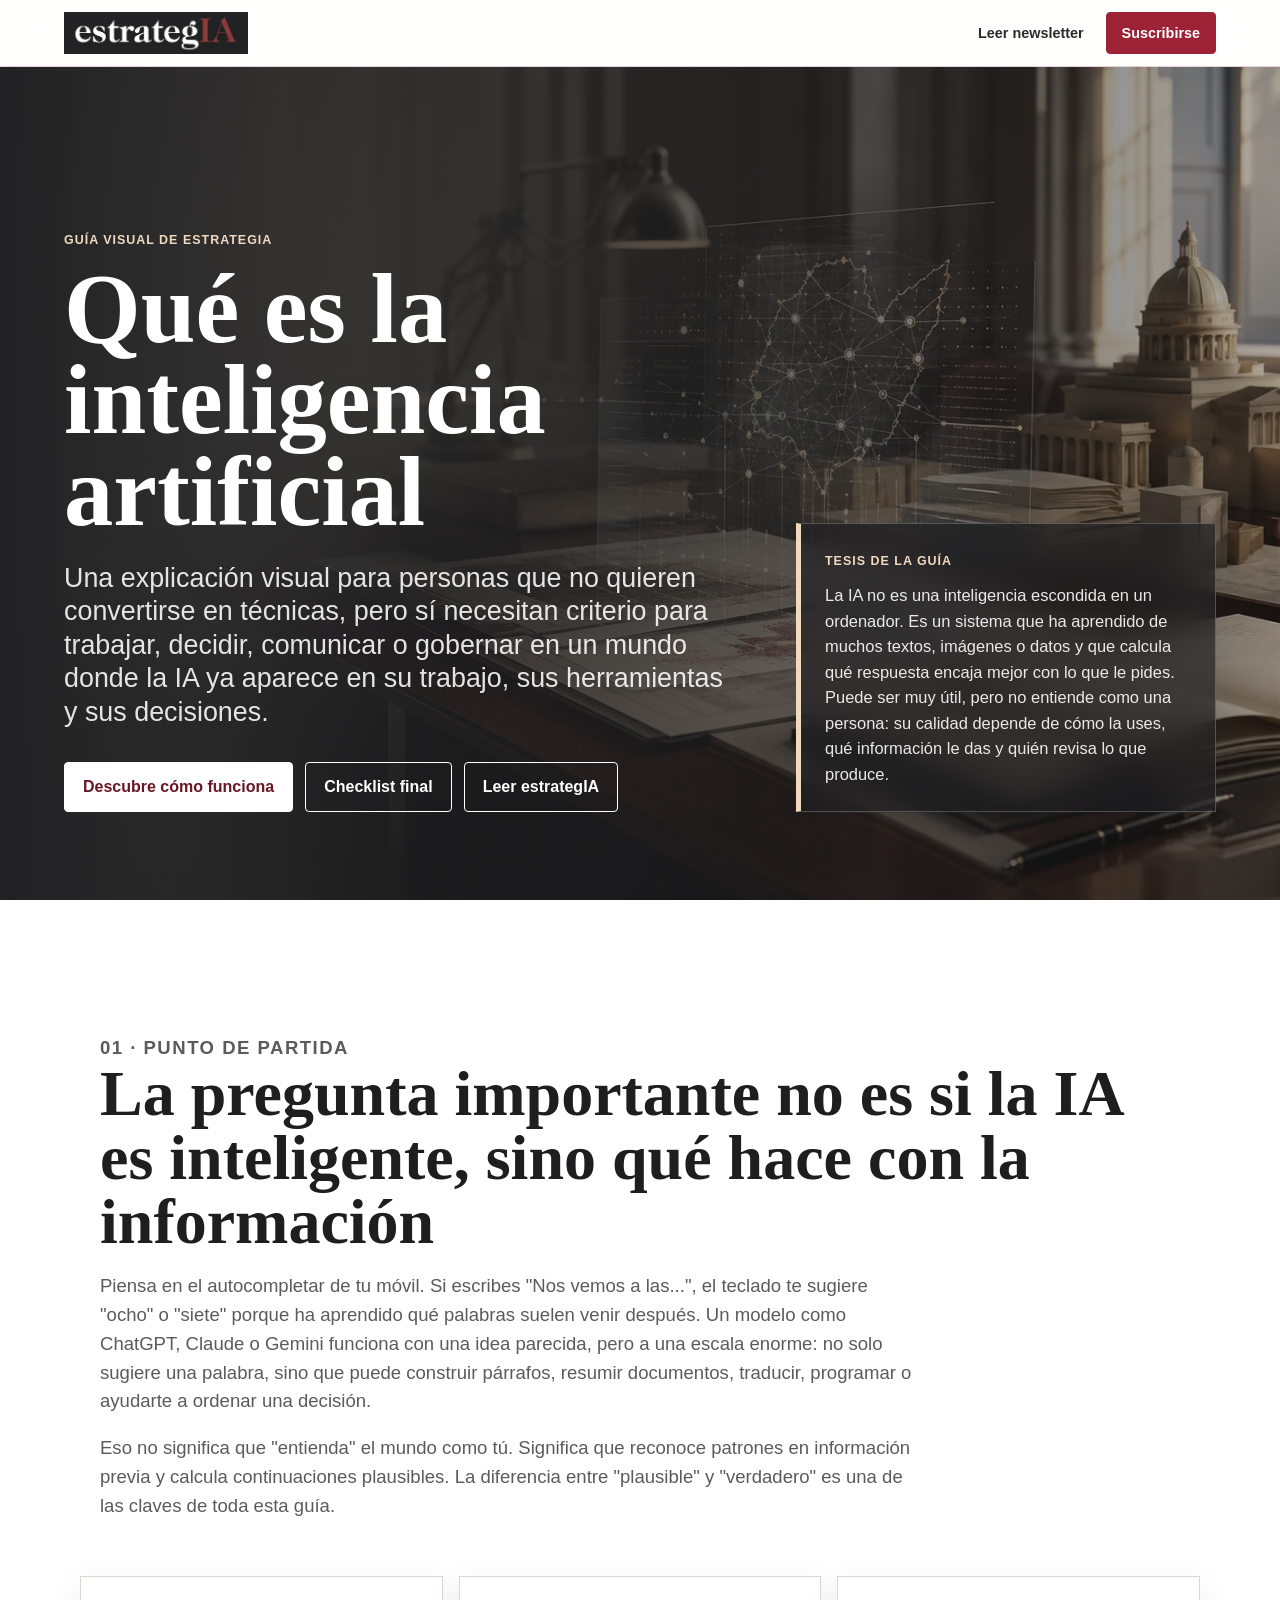
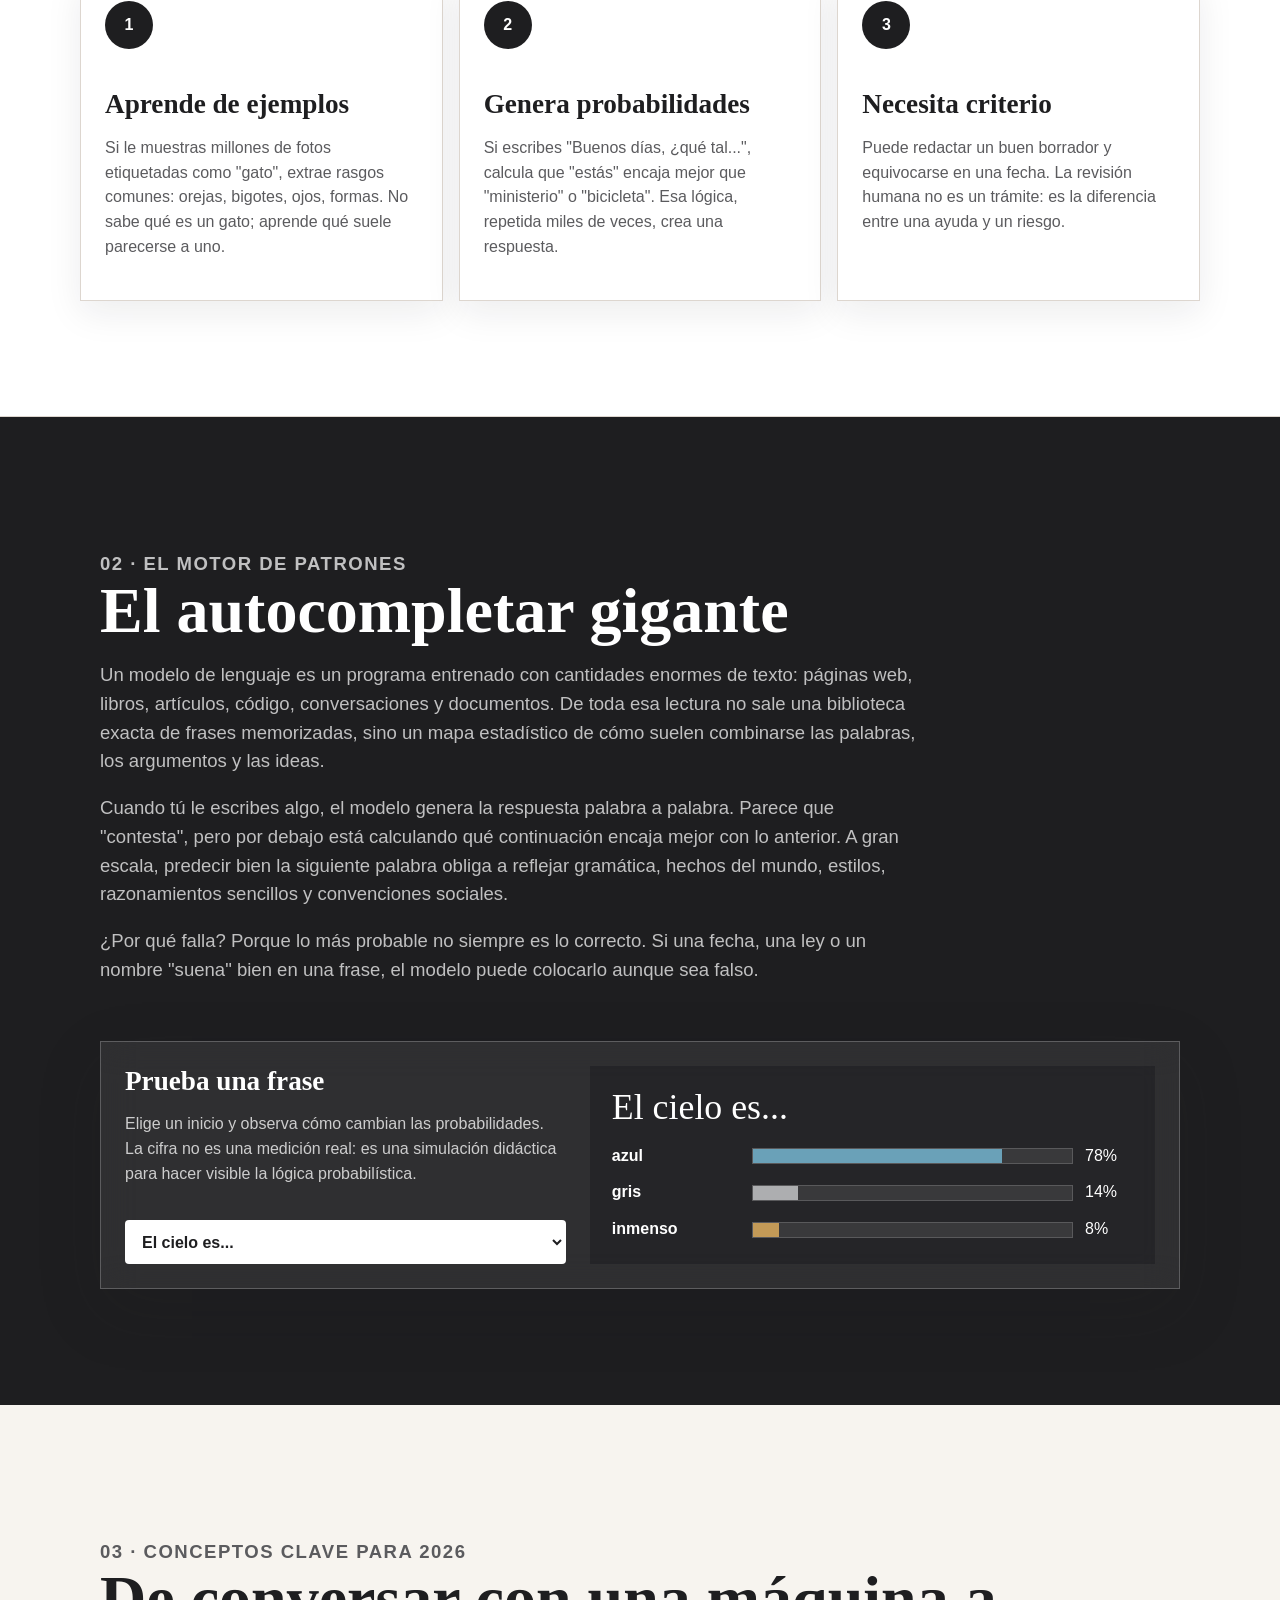
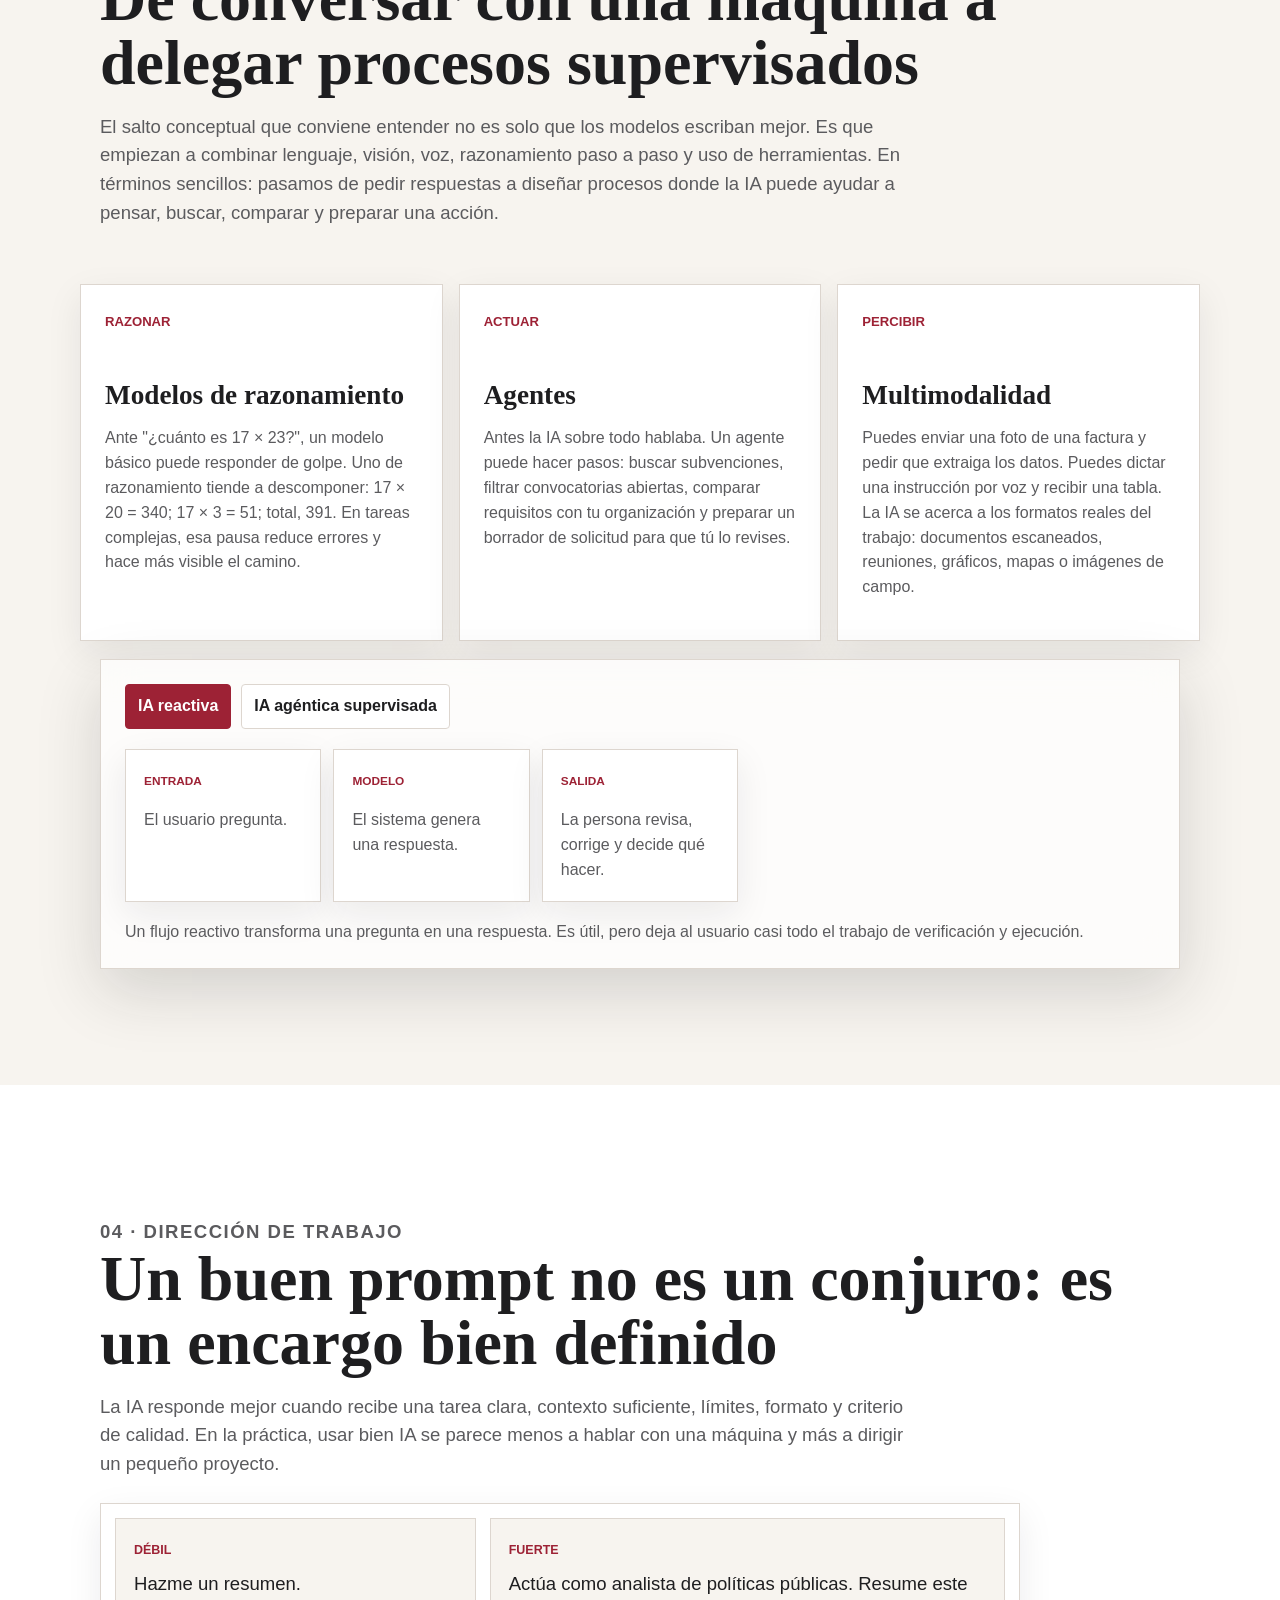
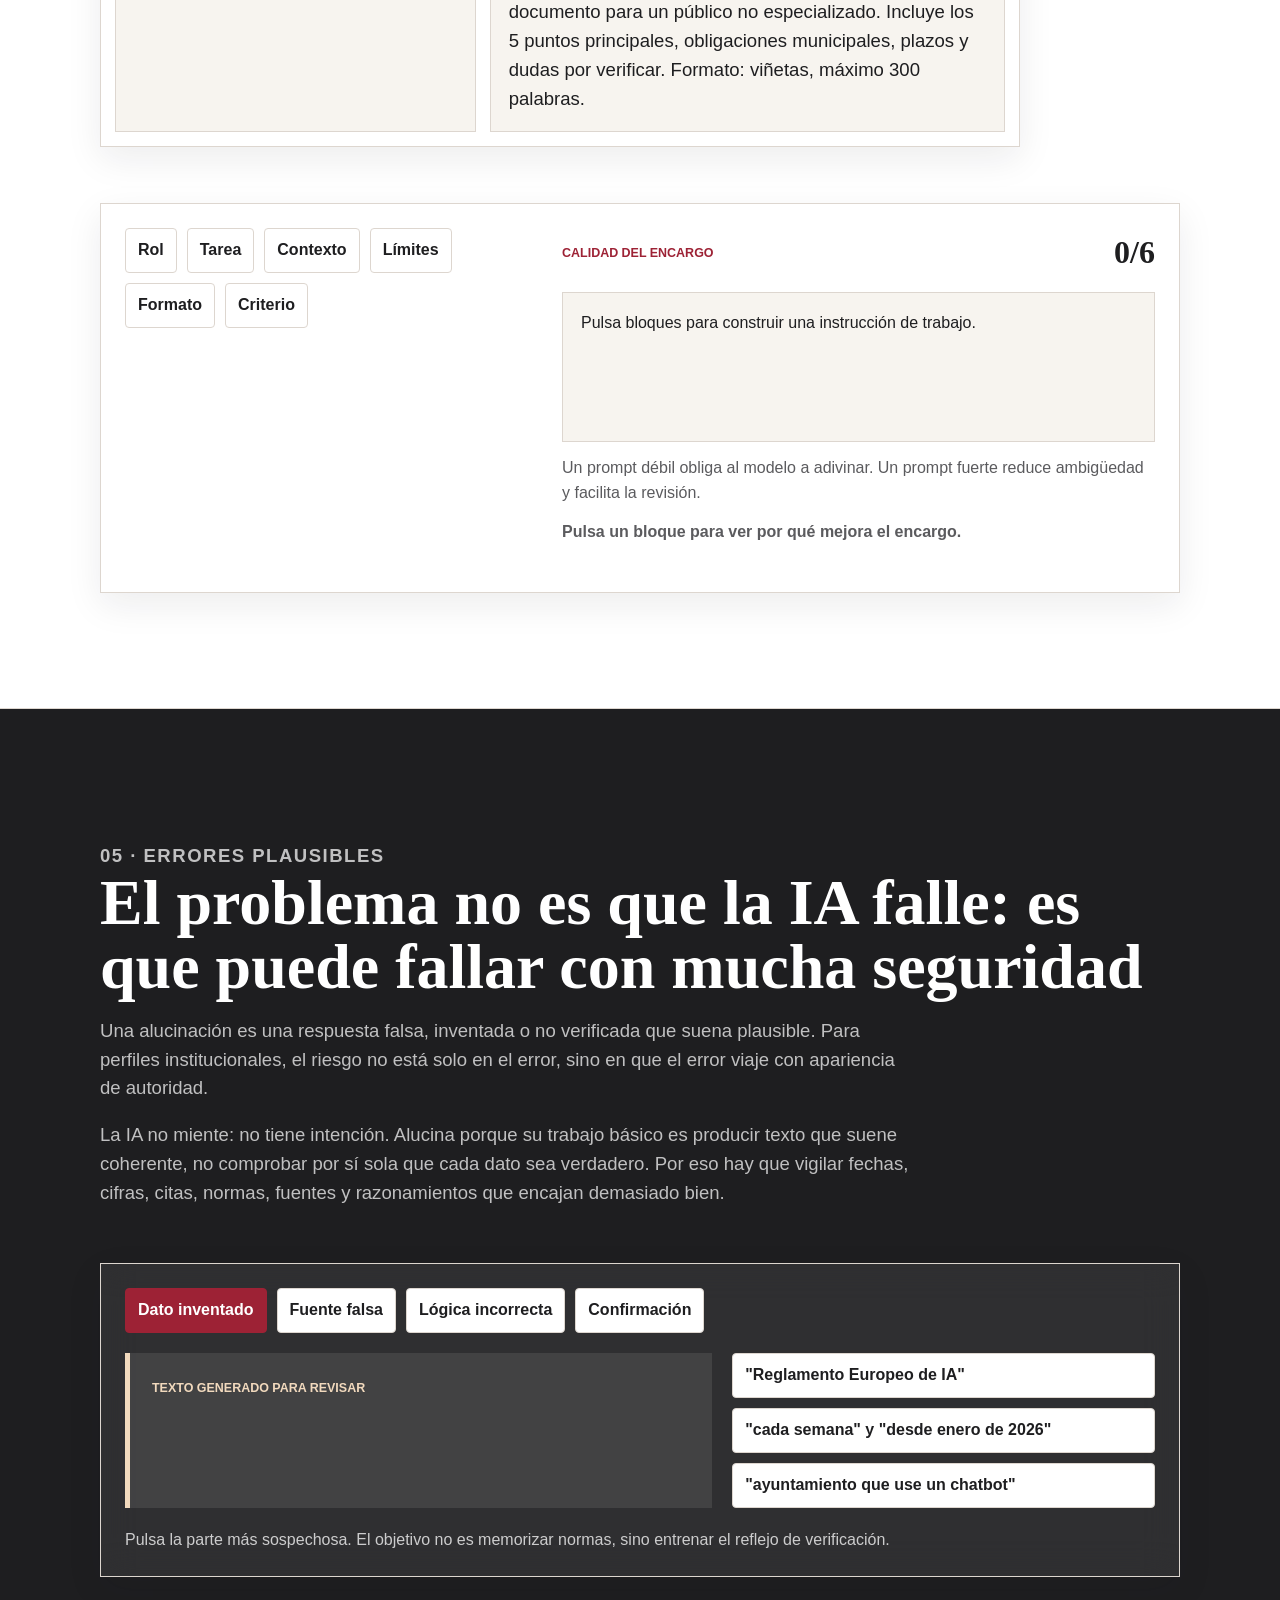
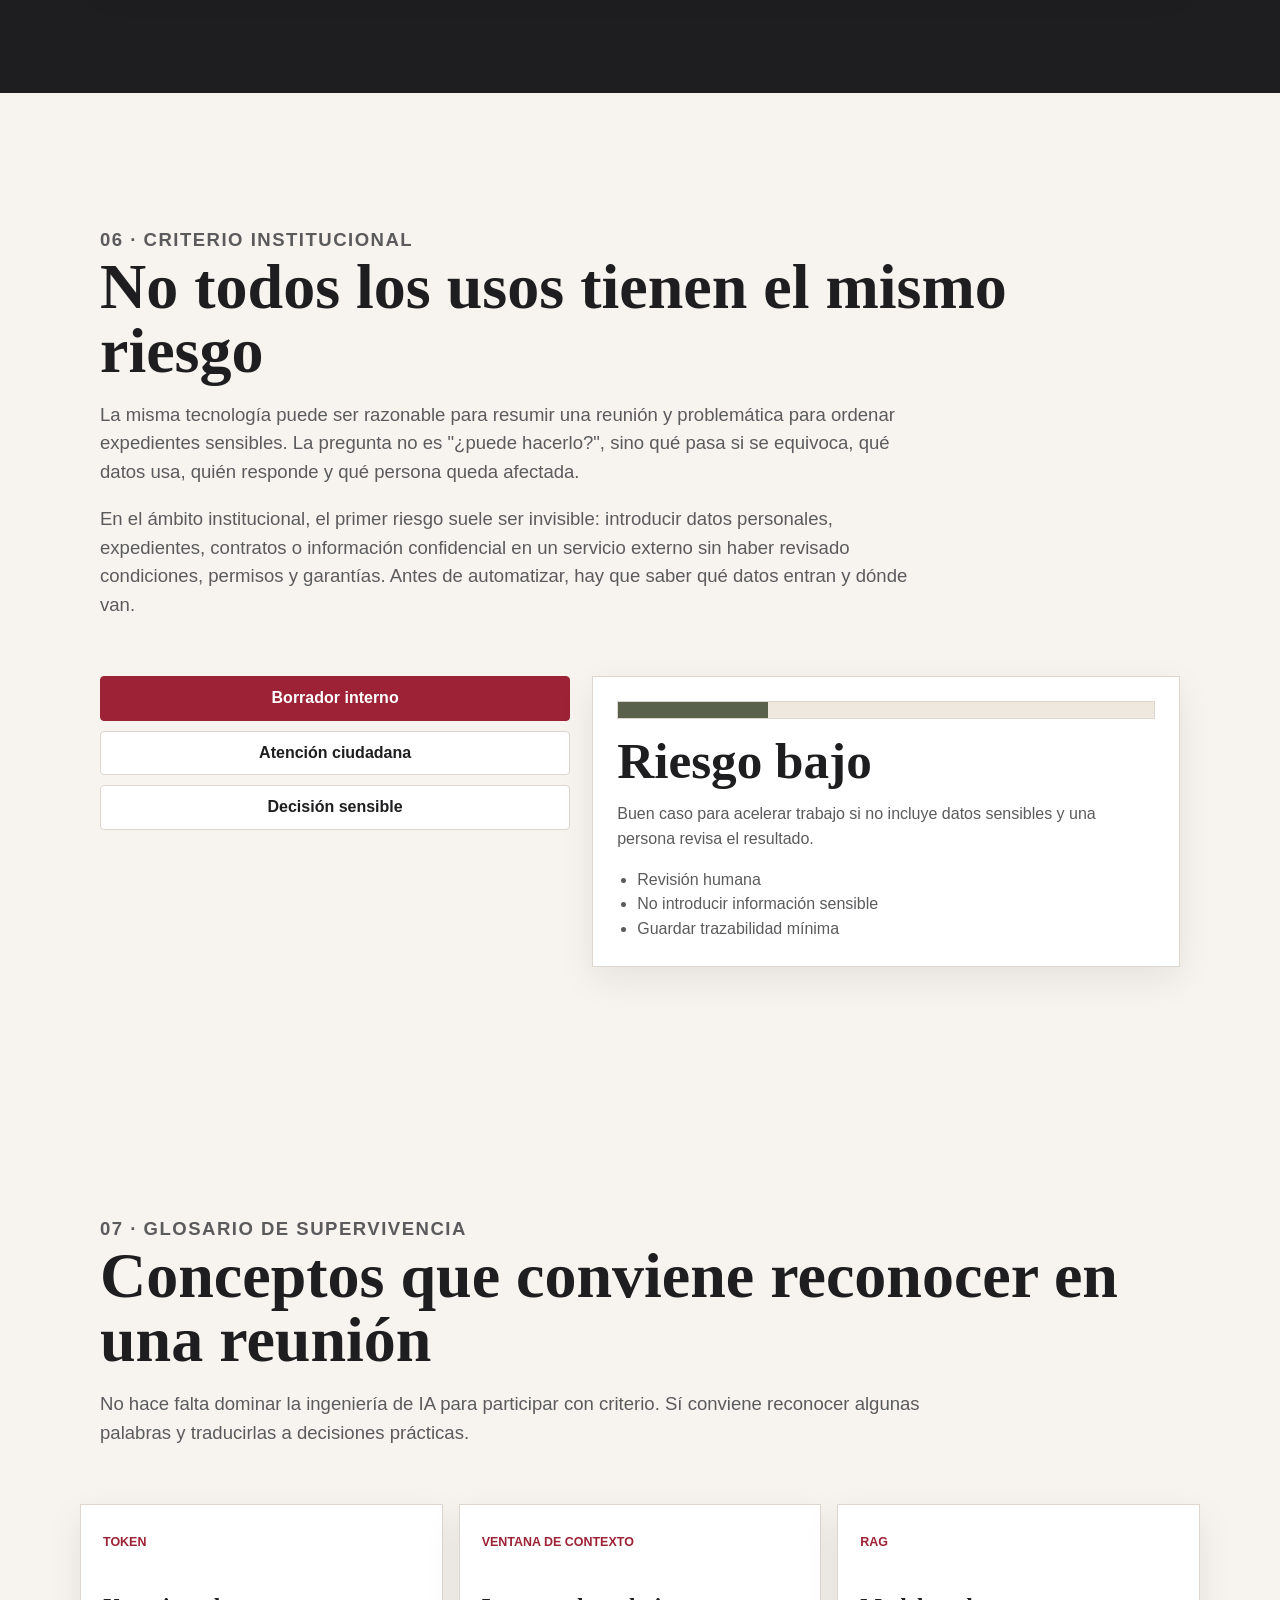
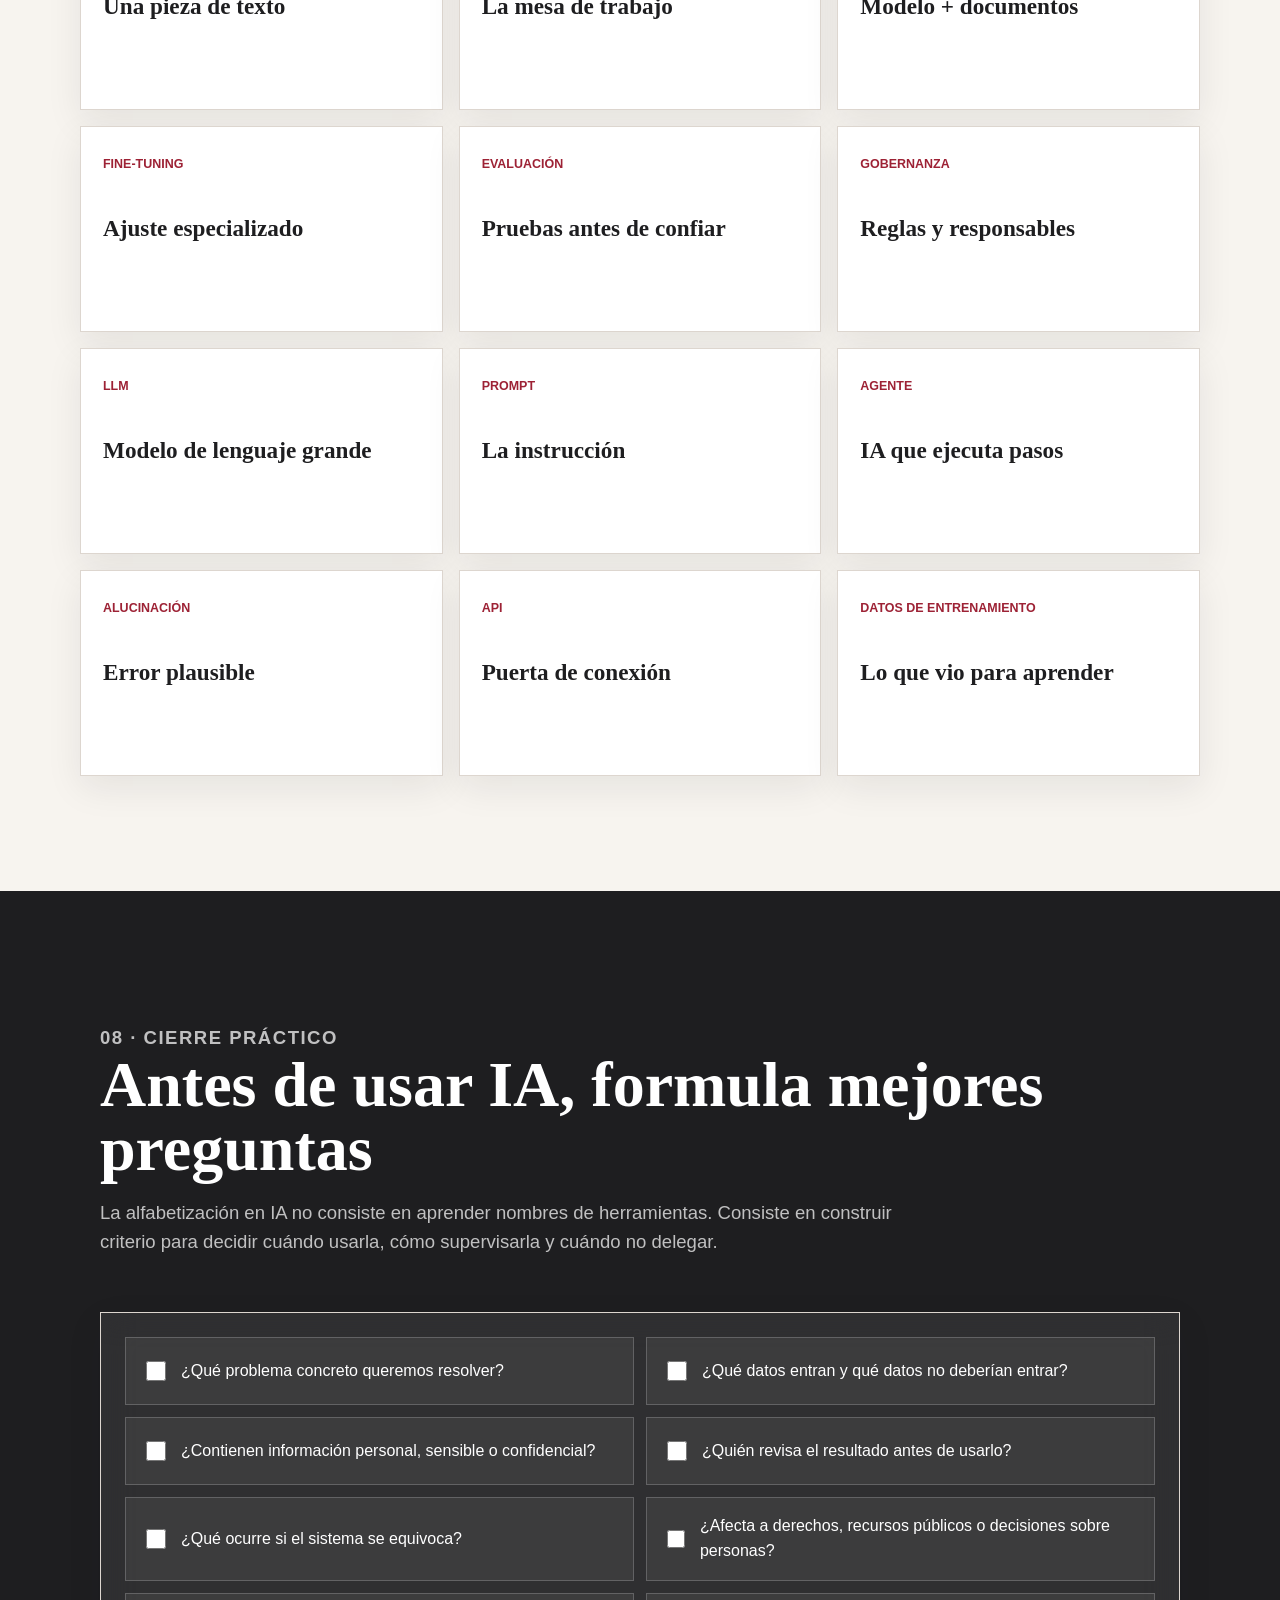
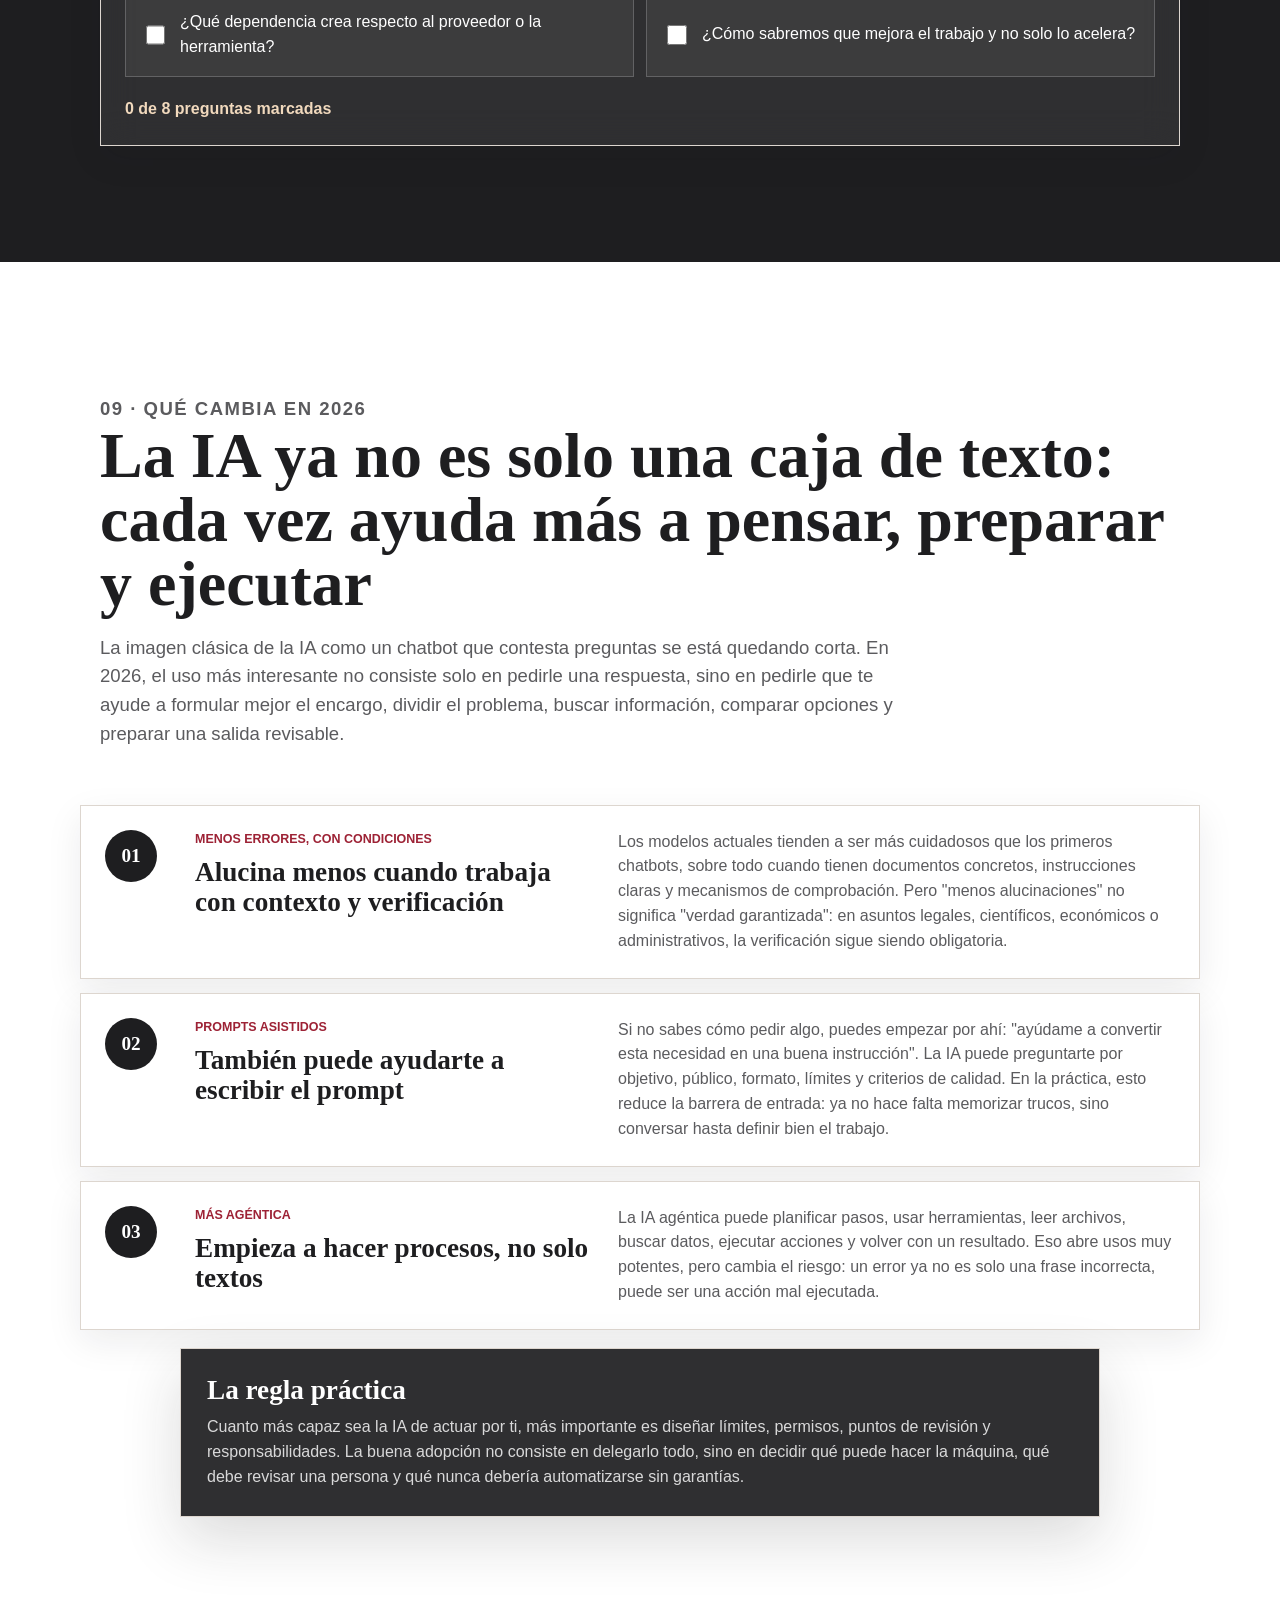
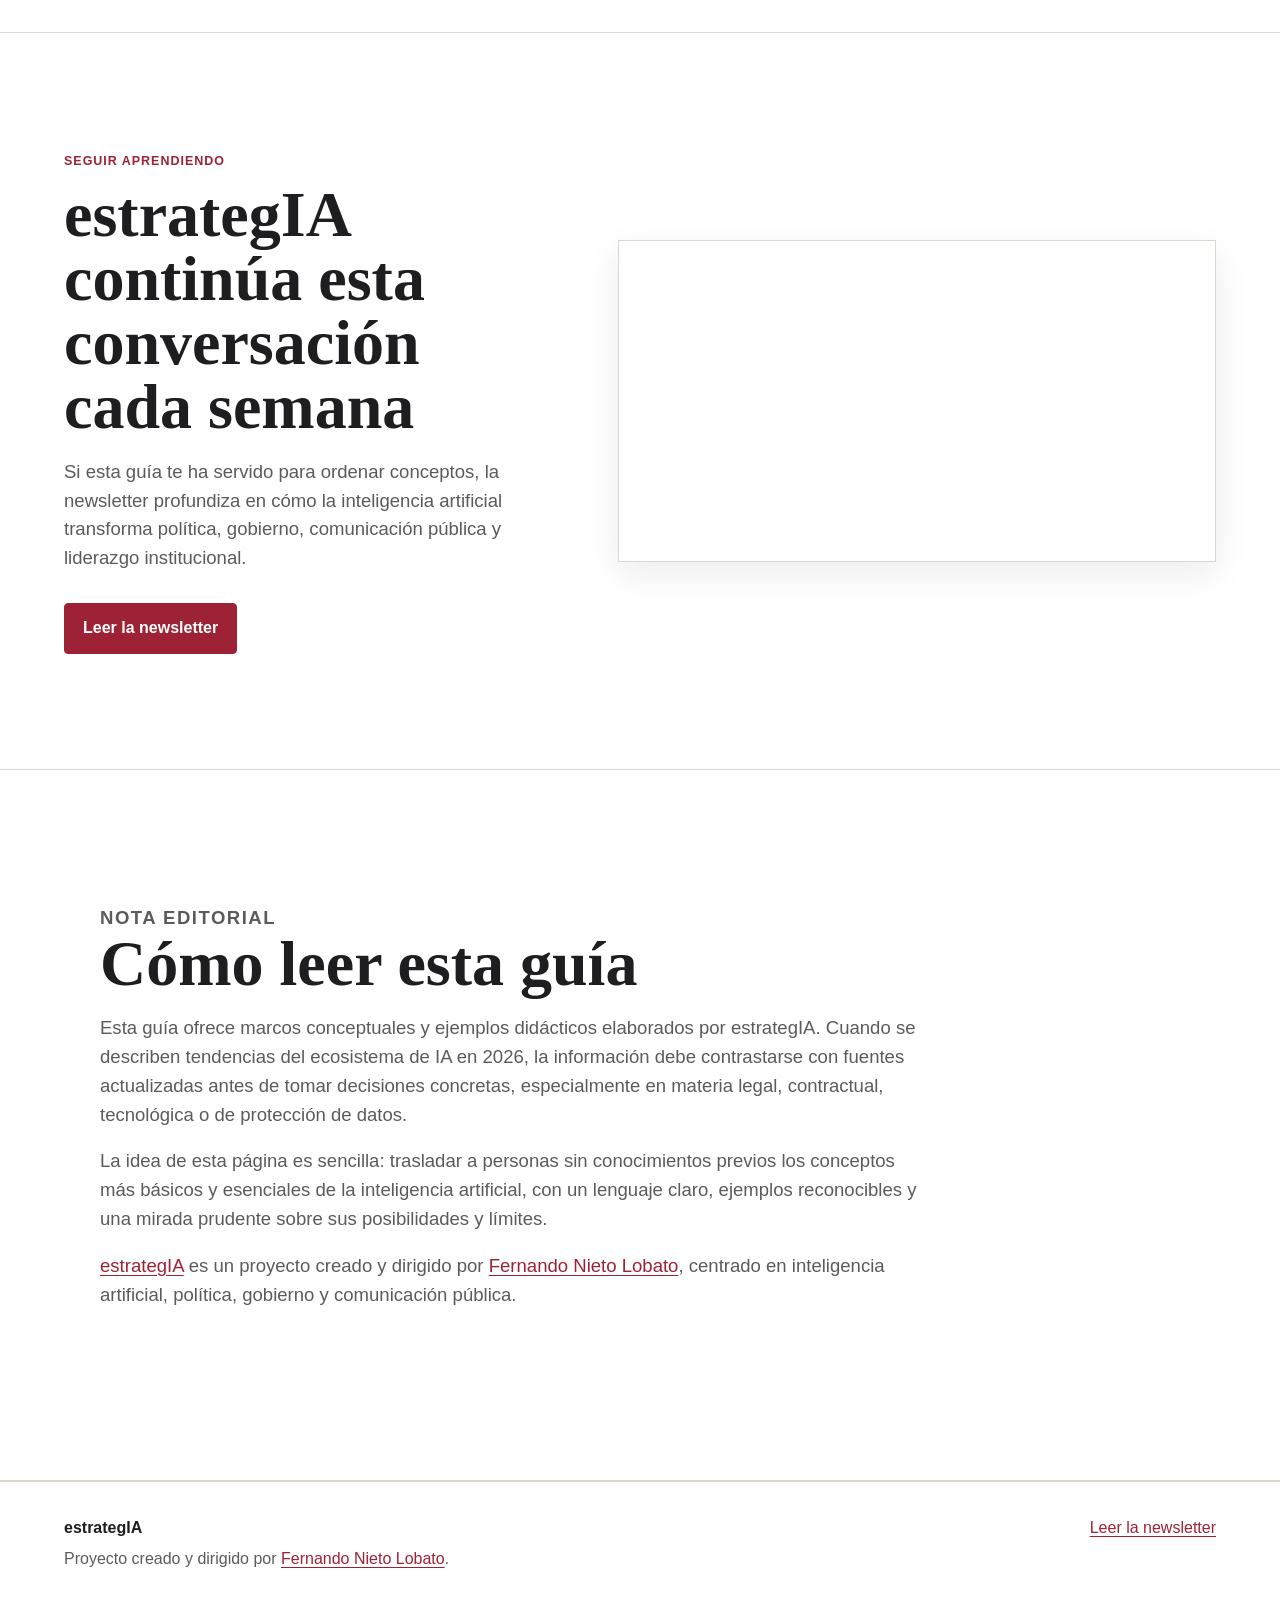
<file: que-es-la-ia/index.html>
<!doctype html>
<html lang="es">
  <head>
    <meta charset="utf-8">
    <meta name="viewport" content="width=device-width, initial-scale=1">
    <title>Qué es la inteligencia artificial | guía visual de estrategIA</title>
    <link rel="canonical" href="https://elcontemplador.github.io/estrategIA-lab/que-es-la-ia/">
    <meta
      name="description"
      content="Una guía visual e interactiva de estrategIA para entender qué es la inteligencia artificial, cómo funcionan los modelos, qué cambia con los agentes y qué criterio conviene tener en 2026."
    >
    <meta name="author" content="Fernando Nieto Lobato">
    <meta name="theme-color" content="#1e1e20">
    <meta property="og:title" content="Qué es la inteligencia artificial">
    <meta
      property="og:description"
      content="Una guía visual de estrategIA para entender IA generativa, modelos, prompts, agentes, multimodalidad, alucinaciones y gobernanza."
    >
    <meta property="og:type" content="website">
    <meta property="og:url" content="https://elcontemplador.github.io/estrategIA-lab/que-es-la-ia/">
    <meta property="og:image" content="https://elcontemplador.github.io/estrategIA-lab/assets/estrategia-hero.png">
    <meta property="og:locale" content="es_ES">
    <meta property="og:site_name" content="estrategIA lab">
    <meta name="twitter:card" content="summary_large_image">
    <meta name="twitter:title" content="Qué es la inteligencia artificial">
    <meta
      name="twitter:description"
      content="Una guía visual e interactiva para entender la IA con claridad, prudencia y enfoque institucional."
    >
    <meta name="twitter:image" content="https://elcontemplador.github.io/estrategIA-lab/assets/estrategia-hero.png">
    <link rel="icon" href="../favicon.ico" sizes="any">
    <link rel="icon" type="image/png" sizes="32x32" href="../assets/favicon-32.png">
    <link rel="icon" type="image/png" sizes="16x16" href="../assets/favicon-16.png">
    <link rel="apple-touch-icon" href="../assets/apple-touch-icon.png">
    <link rel="stylesheet" href="styles.css">
  </head>
  <body>
    <header class="site-header" aria-label="Cabecera principal">
      <a class="brand" href="../" aria-label="Volver a estrategIA lab">
        <picture>
          <source srcset="../assets/estrategia-substack-header.webp" type="image/webp">
          <img src="../assets/estrategia-substack-header.png" alt="estrategIA" width="756" height="502">
        </picture>
      </a>
      <nav class="site-nav site-nav-minimal" aria-label="Enlaces de estrategIA">
        <a href="https://estrategiabyaleph.substack.com/">Leer newsletter</a>
      </nav>
      <a class="nav-cta" href="https://estrategiabyaleph.substack.com/subscribe">Suscribirse</a>
    </header>

    <main id="inicio">
      <section class="hero reveal" aria-labelledby="hero-title">
        <div class="hero-copy">
          <p class="eyebrow">guía visual de estrategIA</p>
          <h1 id="hero-title">Qué es la inteligencia artificial</h1>
          <p class="hero-lede">
            Una explicación visual para personas que no quieren convertirse en técnicas,
            pero sí necesitan criterio para trabajar, decidir, comunicar o gobernar en un
            mundo donde la IA ya aparece en su trabajo, sus herramientas y sus decisiones.
          </p>
          <div class="hero-actions" aria-label="Acciones principales">
            <a class="button primary" href="#patrones">Descubre cómo funciona</a>
            <a class="button secondary" href="#checklist">Checklist final</a>
            <a class="button secondary" href="https://estrategiabyaleph.substack.com/">Leer estrategIA</a>
          </div>
        </div>
        <aside class="hero-panel glass-panel" aria-label="Idea principal">
          <span class="panel-label">tesis de la guía</span>
          <p>
            La IA no es una inteligencia escondida en un ordenador. Es un sistema que ha
            aprendido de muchos textos, imágenes o datos y que calcula qué respuesta encaja
            mejor con lo que le pides. Puede ser muy útil, pero no entiende como una persona:
            su calidad depende de cómo la uses, qué información le das y quién revisa lo que produce.
          </p>
        </aside>
      </section>

      <section class="section editorial-lead reveal" aria-labelledby="lead-title">
        <div class="section-heading">
          <p class="section-kicker">01 · punto de partida</p>
          <h2 id="lead-title">La pregunta importante no es si la IA es inteligente, sino qué hace con la información</h2>
          <p>
            Piensa en el autocompletar de tu móvil. Si escribes "Nos vemos a las...", el teclado
            te sugiere "ocho" o "siete" porque ha aprendido qué palabras suelen venir después.
            Un modelo como ChatGPT, Claude o Gemini funciona con una idea parecida, pero a una
            escala enorme: no solo sugiere una palabra, sino que puede construir párrafos,
            resumir documentos, traducir, programar o ayudarte a ordenar una decisión.
          </p>
          <p>
            Eso no significa que "entienda" el mundo como tú. Significa que reconoce patrones
            en información previa y calcula continuaciones plausibles. La diferencia entre
            "plausible" y "verdadero" es una de las claves de toda esta guía.
          </p>
        </div>
        <div class="model-cards" aria-label="Tres ideas esenciales">
          <article>
            <span>1</span>
            <h3>Aprende de ejemplos</h3>
            <p>
              Si le muestras millones de fotos etiquetadas como "gato", extrae rasgos comunes:
              orejas, bigotes, ojos, formas. No sabe qué es un gato; aprende qué suele parecerse a uno.
            </p>
          </article>
          <article>
            <span>2</span>
            <h3>Genera probabilidades</h3>
            <p>
              Si escribes "Buenos días, ¿qué tal...", calcula que "estás" encaja mejor que
              "ministerio" o "bicicleta". Esa lógica, repetida miles de veces, crea una respuesta.
            </p>
          </article>
          <article>
            <span>3</span>
            <h3>Necesita criterio</h3>
            <p>
              Puede redactar un buen borrador y equivocarse en una fecha. La revisión humana
              no es un trámite: es la diferencia entre una ayuda y un riesgo.
            </p>
          </article>
        </div>
      </section>

      <section id="patrones" class="section dark-section reveal" aria-labelledby="patterns-title">
        <div class="section-heading">
          <p class="section-kicker">02 · el motor de patrones</p>
          <h2 id="patterns-title">El autocompletar gigante</h2>
          <p>
            Un modelo de lenguaje es un programa entrenado con cantidades enormes de texto:
            páginas web, libros, artículos, código, conversaciones y documentos. De toda esa lectura
            no sale una biblioteca exacta de frases memorizadas, sino un mapa estadístico de cómo
            suelen combinarse las palabras, los argumentos y las ideas.
          </p>
          <p>
            Cuando tú le escribes algo, el modelo genera la respuesta palabra a palabra. Parece
            que "contesta", pero por debajo está calculando qué continuación encaja mejor con
            lo anterior. A gran escala, predecir bien la siguiente palabra obliga a reflejar gramática,
            hechos del mundo, estilos, razonamientos sencillos y convenciones sociales.
          </p>
          <p>
            ¿Por qué falla? Porque lo más probable no siempre es lo correcto. Si una fecha,
            una ley o un nombre "suena" bien en una frase, el modelo puede colocarlo aunque sea falso.
          </p>
        </div>
        <div class="autocomplete-lab glass-panel" data-autocomplete-lab>
          <div class="lab-copy">
            <h3>Prueba una frase</h3>
            <p>
              Elige un inicio y observa cómo cambian las probabilidades. La cifra no es una
              medición real: es una simulación didáctica para hacer visible la lógica probabilística.
            </p>
            <select data-completion-select aria-label="Elegir ejemplo de autocompletado">
              <option value="cielo">El cielo es...</option>
              <option value="ayuntamiento">Un ayuntamiento puede usar IA para...</option>
              <option value="campana">En una campaña electoral, la IA puede...</option>
            </select>
          </div>
          <div class="probability-panel" aria-live="polite">
            <p class="prompt-fragment" data-completion-fragment>El cielo es...</p>
            <div class="probability-list" data-probability-list></div>
          </div>
        </div>
      </section>

      <section id="paradigma" class="section paradigm-section reveal" aria-labelledby="paradigm-title">
        <div class="section-heading">
          <p class="section-kicker">03 · conceptos clave para 2026</p>
          <h2 id="paradigm-title">De conversar con una máquina a delegar procesos supervisados</h2>
          <p>
            El salto conceptual que conviene entender no es solo que los modelos escriban mejor.
            Es que empiezan a combinar lenguaje, visión, voz, razonamiento paso a paso y uso de
            herramientas. En términos sencillos: pasamos de pedir respuestas a diseñar procesos
            donde la IA puede ayudar a pensar, buscar, comparar y preparar una acción.
          </p>
        </div>
        <div class="paradigm-grid">
          <article class="pillar-card">
            <span>razonar</span>
            <h3>Modelos de razonamiento</h3>
            <p>
              Ante "¿cuánto es 17 × 23?", un modelo básico puede responder de golpe. Uno de
              razonamiento tiende a descomponer: 17 × 20 = 340; 17 × 3 = 51; total, 391.
              En tareas complejas, esa pausa reduce errores y hace más visible el camino.
            </p>
          </article>
          <article class="pillar-card">
            <span>actuar</span>
            <h3>Agentes</h3>
            <p>
              Antes la IA sobre todo hablaba. Un agente puede hacer pasos: buscar subvenciones,
              filtrar convocatorias abiertas, comparar requisitos con tu organización y preparar
              un borrador de solicitud para que tú lo revises.
            </p>
          </article>
          <article class="pillar-card">
            <span>percibir</span>
            <h3>Multimodalidad</h3>
            <p>
              Puedes enviar una foto de una factura y pedir que extraiga los datos. Puedes dictar
              una instrucción por voz y recibir una tabla. La IA se acerca a los formatos reales
              del trabajo: documentos escaneados, reuniones, gráficos, mapas o imágenes de campo.
            </p>
          </article>
        </div>
        <div class="agent-demo glass-panel" data-agent-demo>
          <div class="demo-tabs" role="group" aria-label="Comparar flujos de IA">
            <button class="is-active" data-flow="reactivo">IA reactiva</button>
            <button data-flow="agentico">IA agéntica supervisada</button>
          </div>
          <div class="flow-visual" data-flow-visual aria-live="polite"></div>
          <p class="flow-caption" data-flow-caption>
            Un flujo reactivo transforma una pregunta en una respuesta. Es útil, pero deja al usuario casi todo el trabajo de verificación y ejecución.
          </p>
        </div>
      </section>

      <section id="prompting" class="section prompt-section reveal" aria-labelledby="prompting-title">
        <div class="section-heading">
          <p class="section-kicker">04 · dirección de trabajo</p>
          <h2 id="prompting-title">Un buen prompt no es un conjuro: es un encargo bien definido</h2>
          <p>
            La IA responde mejor cuando recibe una tarea clara, contexto suficiente, límites,
            formato y criterio de calidad. En la práctica, usar bien IA se parece menos a hablar
            con una máquina y más a dirigir un pequeño proyecto.
          </p>
          <div class="prompt-before-after" aria-label="Ejemplo de prompt débil y prompt fuerte">
            <article>
              <span>débil</span>
              <p>Hazme un resumen.</p>
            </article>
            <article>
              <span>fuerte</span>
              <p>
                Actúa como analista de políticas públicas. Resume este documento para un público
                no especializado. Incluye los 5 puntos principales, obligaciones municipales,
                plazos y dudas por verificar. Formato: viñetas, máximo 300 palabras.
              </p>
            </article>
          </div>
        </div>
        <div class="prompt-builder glass-panel" data-prompt-builder>
          <div class="builder-bank" aria-label="Bloques de prompt disponibles">
            <button data-block="rol">Rol</button>
            <button data-block="tarea">Tarea</button>
            <button data-block="contexto">Contexto</button>
            <button data-block="limites">Límites</button>
            <button data-block="formato">Formato</button>
            <button data-block="criterio">Criterio</button>
          </div>
          <div class="builder-output">
            <div class="prompt-score">
              <span>calidad del encargo</span>
              <strong data-prompt-score>0/6</strong>
            </div>
            <div class="assembled-prompt" data-assembled-prompt>
              Pulsa bloques para construir una instrucción de trabajo.
            </div>
            <p data-prompt-diagnosis>
              Un prompt débil obliga al modelo a adivinar. Un prompt fuerte reduce ambigüedad y facilita la revisión.
            </p>
            <p class="block-explainer" data-block-explainer>
              Pulsa un bloque para ver por qué mejora el encargo.
            </p>
          </div>
        </div>
      </section>

      <section id="alucinaciones" class="section hallucination-section reveal" aria-labelledby="hallucination-title">
        <div class="section-heading">
          <p class="section-kicker">05 · errores plausibles</p>
          <h2 id="hallucination-title">El problema no es que la IA falle: es que puede fallar con mucha seguridad</h2>
          <p>
            Una alucinación es una respuesta falsa, inventada o no verificada que suena plausible.
            Para perfiles institucionales, el riesgo no está solo en el error, sino en que el error
            viaje con apariencia de autoridad.
          </p>
          <p>
            La IA no miente: no tiene intención. Alucina porque su trabajo básico es producir
            texto que suene coherente, no comprobar por sí sola que cada dato sea verdadero.
            Por eso hay que vigilar fechas, cifras, citas, normas, fuentes y razonamientos que
            encajan demasiado bien.
          </p>
        </div>
        <div class="hallucination-game glass-panel" data-hallucination-game>
          <div class="scenario-tabs" role="group" aria-label="Tipos de alucinación">
            <button class="is-active" data-scenario="legal">Dato inventado</button>
            <button data-scenario="fuente">Fuente falsa</button>
            <button data-scenario="logica">Lógica incorrecta</button>
            <button data-scenario="sesgo">Confirmación</button>
          </div>
          <div class="generated-note">
            <span>texto generado para revisar</span>
            <p data-scenario-text></p>
          </div>
          <div class="claim-list" aria-label="Seleccionar afirmación problemática" data-claim-list>
            <button data-claim="normal">"Reglamento Europeo de IA"</button>
            <button data-claim="hallucination">"cada semana" y "desde enero de 2026"</button>
            <button data-claim="normal">"ayuntamiento que use un chatbot"</button>
          </div>
          <p class="hallucination-feedback" data-hallucination-feedback>
            Pulsa la parte más sospechosa. El objetivo no es memorizar normas, sino entrenar el reflejo de verificación.
          </p>
        </div>
      </section>

      <section id="riesgos" class="section risk-section reveal" aria-labelledby="risk-title">
        <div class="section-heading">
          <p class="section-kicker">06 · criterio institucional</p>
          <h2 id="risk-title">No todos los usos tienen el mismo riesgo</h2>
          <p>
            La misma tecnología puede ser razonable para resumir una reunión y problemática para
            ordenar expedientes sensibles. La pregunta no es "¿puede hacerlo?", sino qué pasa si
            se equivoca, qué datos usa, quién responde y qué persona queda afectada.
          </p>
          <p>
            En el ámbito institucional, el primer riesgo suele ser invisible: introducir datos
            personales, expedientes, contratos o información confidencial en un servicio externo
            sin haber revisado condiciones, permisos y garantías. Antes de automatizar, hay que
            saber qué datos entran y dónde van.
          </p>
        </div>
        <div class="risk-tool" data-risk-tool>
          <div class="risk-options" role="group" aria-label="Casos de uso">
            <button class="is-active" data-risk="bajo">Borrador interno</button>
            <button data-risk="medio">Atención ciudadana</button>
            <button data-risk="alto">Decisión sensible</button>
          </div>
          <div class="risk-meter glass-panel" aria-live="polite">
            <div class="meter-track">
              <span data-risk-fill></span>
            </div>
            <strong data-risk-title>Riesgo bajo</strong>
            <p data-risk-copy>
              Buen caso para acelerar trabajo si no incluye datos sensibles y una persona revisa el resultado.
            </p>
            <ul data-risk-controls>
              <li>Revisión humana</li>
              <li>No introducir información sensible</li>
              <li>Guardar trazabilidad mínima</li>
            </ul>
          </div>
        </div>
      </section>

      <section id="glosario" class="section glossary-section reveal" aria-labelledby="glossary-title">
        <div class="section-heading">
          <p class="section-kicker">07 · glosario de supervivencia</p>
          <h2 id="glossary-title">Conceptos que conviene reconocer en una reunión</h2>
          <p>
            No hace falta dominar la ingeniería de IA para participar con criterio. Sí conviene
            reconocer algunas palabras y traducirlas a decisiones prácticas.
          </p>
        </div>
        <div class="flashcards" data-flashcards>
          <button class="flashcard" data-term="token">
            <span>Token</span>
            <strong>Una pieza de texto</strong>
            <p>Como una sílaba aproximada con la que el modelo lee y escribe.</p>
          </button>
          <button class="flashcard" data-term="contexto">
            <span>Ventana de contexto</span>
            <strong>La mesa de trabajo</strong>
            <p>Lo que el modelo puede tener delante en una conversación o tarea.</p>
          </button>
          <button class="flashcard" data-term="rag">
            <span>RAG</span>
            <strong>Modelo + documentos</strong>
            <p>Busca información en fuentes concretas antes de responder.</p>
          </button>
          <button class="flashcard" data-term="fine-tuning">
            <span>Fine-tuning</span>
            <strong>Ajuste especializado</strong>
            <p>Entrenar más un modelo para un estilo, dominio o tarea concreta.</p>
          </button>
          <button class="flashcard" data-term="evaluacion">
            <span>Evaluación</span>
            <strong>Pruebas antes de confiar</strong>
            <p>Medir aciertos, errores, sesgos y comportamiento bajo presión.</p>
          </button>
          <button class="flashcard" data-term="gobernanza">
            <span>Gobernanza</span>
            <strong>Reglas y responsables</strong>
            <p>Quién decide, quién supervisa, qué se permite y qué se audita.</p>
          </button>
          <button class="flashcard" data-term="llm">
            <span>LLM</span>
            <strong>Modelo de lenguaje grande</strong>
            <p>El tipo de modelo que trabaja con lenguaje y genera respuestas largas.</p>
          </button>
          <button class="flashcard" data-term="prompt">
            <span>Prompt</span>
            <strong>La instrucción</strong>
            <p>Lo que le pides al sistema, con tarea, contexto, límites y formato.</p>
          </button>
          <button class="flashcard" data-term="agente">
            <span>Agente</span>
            <strong>IA que ejecuta pasos</strong>
            <p>No solo responde: planifica, usa herramientas y pide revisión.</p>
          </button>
          <button class="flashcard" data-term="alucinacion">
            <span>Alucinación</span>
            <strong>Error plausible</strong>
            <p>Una respuesta falsa que suena convincente y exige verificación.</p>
          </button>
          <button class="flashcard" data-term="api">
            <span>API</span>
            <strong>Puerta de conexión</strong>
            <p>Permite que una aplicación use un modelo o servicio de IA.</p>
          </button>
          <button class="flashcard" data-term="entrenamiento">
            <span>Datos de entrenamiento</span>
            <strong>Lo que vio para aprender</strong>
            <p>La base de ejemplos que condiciona capacidades, sesgos y límites.</p>
          </button>
        </div>
      </section>

      <section id="checklist" class="section checklist-section reveal" aria-labelledby="checklist-title">
        <div class="section-heading">
          <p class="section-kicker">08 · cierre práctico</p>
          <h2 id="checklist-title">Antes de usar IA, formula mejores preguntas</h2>
          <p>
            La alfabetización en IA no consiste en aprender nombres de herramientas. Consiste en
            construir criterio para decidir cuándo usarla, cómo supervisarla y cuándo no delegar.
          </p>
        </div>
        <div class="checklist glass-panel" data-checklist>
          <label><input type="checkbox"> ¿Qué problema concreto queremos resolver?</label>
          <label><input type="checkbox"> ¿Qué datos entran y qué datos no deberían entrar?</label>
          <label><input type="checkbox"> ¿Contienen información personal, sensible o confidencial?</label>
          <label><input type="checkbox"> ¿Quién revisa el resultado antes de usarlo?</label>
          <label><input type="checkbox"> ¿Qué ocurre si el sistema se equivoca?</label>
          <label><input type="checkbox"> ¿Afecta a derechos, recursos públicos o decisiones sobre personas?</label>
          <label><input type="checkbox"> ¿Qué dependencia crea respecto al proveedor o la herramienta?</label>
          <label><input type="checkbox"> ¿Cómo sabremos que mejora el trabajo y no solo lo acelera?</label>
          <div class="checklist-progress" aria-live="polite">
            <span data-checklist-progress>0 de 8 preguntas marcadas</span>
          </div>
        </div>
      </section>

      <section id="futuro" class="section future-section reveal" aria-labelledby="future-title">
        <div class="section-heading">
          <p class="section-kicker">09 · qué cambia en 2026</p>
          <h2 id="future-title">La IA ya no es solo una caja de texto: cada vez ayuda más a pensar, preparar y ejecutar</h2>
          <p>
            La imagen clásica de la IA como un chatbot que contesta preguntas se está quedando corta.
            En 2026, el uso más interesante no consiste solo en pedirle una respuesta, sino en pedirle
            que te ayude a formular mejor el encargo, dividir el problema, buscar información, comparar
            opciones y preparar una salida revisable.
          </p>
        </div>
        <div class="future-list">
          <article>
            <span>01</span>
            <div>
              <p class="future-label">menos errores, con condiciones</p>
              <h3>Alucina menos cuando trabaja con contexto y verificación</h3>
            </div>
            <p>
              Los modelos actuales tienden a ser más cuidadosos que los primeros chatbots, sobre todo
              cuando tienen documentos concretos, instrucciones claras y mecanismos de comprobación.
              Pero "menos alucinaciones" no significa "verdad garantizada": en asuntos legales,
              científicos, económicos o administrativos, la verificación sigue siendo obligatoria.
            </p>
          </article>
          <article>
            <span>02</span>
            <div>
              <p class="future-label">prompts asistidos</p>
              <h3>También puede ayudarte a escribir el prompt</h3>
            </div>
            <p>
              Si no sabes cómo pedir algo, puedes empezar por ahí: "ayúdame a convertir esta necesidad
              en una buena instrucción". La IA puede preguntarte por objetivo, público, formato, límites
              y criterios de calidad. En la práctica, esto reduce la barrera de entrada: ya no hace falta
              memorizar trucos, sino conversar hasta definir bien el trabajo.
            </p>
          </article>
          <article>
            <span>03</span>
            <div>
              <p class="future-label">más agéntica</p>
              <h3>Empieza a hacer procesos, no solo textos</h3>
            </div>
            <p>
              La IA agéntica puede planificar pasos, usar herramientas, leer archivos, buscar datos,
              ejecutar acciones y volver con un resultado. Eso abre usos muy potentes, pero cambia el
              riesgo: un error ya no es solo una frase incorrecta, puede ser una acción mal ejecutada.
            </p>
          </article>
        </div>
        <div class="future-principle glass-panel">
          <h3>La regla práctica</h3>
          <p>
            Cuanto más capaz sea la IA de actuar por ti, más importante es diseñar límites, permisos,
            puntos de revisión y responsabilidades. La buena adopción no consiste en delegarlo todo,
            sino en decidir qué puede hacer la máquina, qué debe revisar una persona y qué nunca debería
            automatizarse sin garantías.
          </p>
        </div>
      </section>

      <section class="section subscribe-section reveal" aria-labelledby="subscribe-title">
        <div class="subscribe-copy">
          <p class="section-kicker">seguir aprendiendo</p>
          <h2 id="subscribe-title">estrategIA continúa esta conversación cada semana</h2>
          <p>
            Si esta guía te ha servido para ordenar conceptos, la newsletter profundiza en cómo la
            inteligencia artificial transforma política, gobierno, comunicación pública y liderazgo institucional.
          </p>
          <a class="button primary" href="https://estrategiabyaleph.substack.com/">Leer la newsletter</a>
        </div>
        <div class="substack-embed-wrap" aria-label="Formulario de suscripción a estrategIA">
          <iframe
            src="https://estrategiabyaleph.substack.com/embed"
            title="Suscripción a estrategIA en Substack"
            loading="lazy"
          ></iframe>
        </div>
      </section>

      <section class="section editorial-control reveal" aria-labelledby="control-title">
        <div class="section-heading">
          <p class="section-kicker">nota editorial</p>
          <h2 id="control-title">Cómo leer esta guía</h2>
          <p>
            Esta guía ofrece marcos conceptuales y ejemplos didácticos elaborados por estrategIA.
            Cuando se describen tendencias del ecosistema de IA en 2026, la información debe
            contrastarse con fuentes actualizadas antes de tomar decisiones concretas, especialmente
            en materia legal, contractual, tecnológica o de protección de datos.
          </p>
          <p>
            La idea de esta página es sencilla: trasladar a personas sin conocimientos previos los
            conceptos más básicos y esenciales de la inteligencia artificial, con un lenguaje claro,
            ejemplos reconocibles y una mirada prudente sobre sus posibilidades y límites.
          </p>
          <p>
            <a href="https://estrategiabyaleph.substack.com/">estrategIA</a> es un proyecto creado
            y dirigido por <a href="https://www.fernandonieto.es/">Fernando Nieto Lobato</a>, centrado
            en inteligencia artificial, política, gobierno y comunicación pública.
          </p>
        </div>
      </section>
    </main>

    <footer class="site-footer">
      <div>
        <strong>estrategIA</strong>
        <p>
          Proyecto creado y dirigido por
          <a href="https://www.fernandonieto.es/">Fernando Nieto Lobato</a>.
        </p>
      </div>
      <a href="https://estrategiabyaleph.substack.com/">Leer la newsletter</a>
    </footer>

    <script src="script.js"></script>
  </body>
</html>
</file>
<file: que-es-la-ia/styles.css>
:root {
  --paper: #f7f4ef;
  --paper-soft: #ffffff;
  --ink: #1e1e20;
  --ink-soft: #2a2929;
  --muted: #5b5b5e;
  --line: #ddd6cf;
  --burgundy: #9d2235;
  --burgundy-dark: #681624;
  --pearl: #adaeb0;
  --cream: #f1d9bd;
  --olive: #59614c;
  --steel: #3f5961;
  --gold: #c39a57;
  --blue: #6aa1b8;
  --shadow: 0 22px 60px rgba(30, 30, 32, 0.16);
}

* {
  box-sizing: border-box;
}

html {
  scroll-behavior: smooth;
}

body {
  margin: 0;
  background: var(--paper);
  color: var(--ink);
  font-family: "Trebuchet MS", "Gill Sans", Arial, sans-serif;
  line-height: 1.55;
}

a {
  color: var(--burgundy);
  text-underline-offset: 3px;
}

button,
select,
input {
  font: inherit;
}

button,
select {
  min-height: 44px;
}

.site-header {
  position: sticky;
  top: 0;
  z-index: 30;
  display: grid;
  grid-template-columns: auto 1fr auto;
  align-items: center;
  gap: 22px;
  padding: 12px clamp(18px, 5vw, 68px);
  border-bottom: 1px solid rgba(157, 34, 53, 0.2);
  background: rgba(255, 255, 255, 0.94);
  backdrop-filter: blur(16px);
}

.brand {
  display: inline-flex;
  align-items: center;
  text-decoration: none;
}

.brand img {
  display: block;
  width: clamp(128px, 16vw, 184px);
  height: 42px;
  object-fit: cover;
  object-position: center;
}

.site-nav {
  display: flex;
  align-items: center;
  justify-content: flex-end;
  gap: clamp(12px, 2vw, 26px);
  font-size: 0.9rem;
}

.site-nav a {
  color: var(--ink-soft);
  text-decoration: none;
}

.site-nav a:hover {
  color: var(--burgundy);
}

.site-nav-minimal a {
  font-weight: 800;
}

.nav-cta,
.button {
  display: inline-flex;
  min-height: 42px;
  align-items: center;
  justify-content: center;
  border: 1px solid currentColor;
  border-radius: 4px;
  font-weight: 800;
  text-decoration: none;
  white-space: nowrap;
}

.nav-cta {
  padding: 9px 15px;
  border-color: var(--burgundy);
  background: var(--burgundy);
  color: #fff;
  font-size: 0.9rem;
}

.button {
  padding: 12px 18px;
}

.button.primary {
  border-color: var(--burgundy);
  background: var(--burgundy);
  color: #fff;
}

.button.secondary {
  color: #fff;
}

.hero {
  min-height: calc(100svh - 67px);
  display: grid;
  grid-template-columns: minmax(0, 1fr) minmax(280px, 420px);
  align-items: end;
  gap: clamp(28px, 5vw, 72px);
  padding: clamp(54px, 8vw, 108px) clamp(18px, 5vw, 68px) clamp(44px, 7vw, 88px);
  background:
    linear-gradient(90deg, rgba(30, 30, 32, 0.98), rgba(30, 30, 32, 0.78) 48%, rgba(30, 30, 32, 0.36)),
    image-set(
      url("../assets/estrategia-hero.webp") type("image/webp"),
      url("../assets/estrategia-hero.png") type("image/png")
    ) center right / cover no-repeat;
  color: #fff;
}

.hero-copy {
  width: min(980px, 100%);
}

.eyebrow,
.section-kicker,
.panel-label,
.result-label {
  display: inline-block;
  margin: 0 0 12px;
  color: var(--burgundy);
  font-size: 0.78rem;
  font-weight: 900;
  letter-spacing: 0.08em;
  text-transform: uppercase;
}

.hero .eyebrow,
.hero .panel-label {
  color: var(--cream);
}

h1,
h2,
h3,
p {
  overflow-wrap: anywhere;
}

h1,
h2,
h3 {
  font-family: Georgia, "Times New Roman", serif;
  letter-spacing: 0;
}

h1 {
  max-width: 980px;
  margin: 0;
  font-size: clamp(3rem, 7.7vw, 7.4rem);
  line-height: 0.93;
}

h2 {
  margin: 0;
  font-size: clamp(2rem, 5vw, 4rem);
  line-height: 1;
}

h3 {
  margin: 0 0 10px;
  font-size: clamp(1.22rem, 2.2vw, 1.7rem);
  line-height: 1.12;
}

.hero-lede {
  max-width: 790px;
  margin: 24px 0 0;
  color: rgba(255, 255, 255, 0.88);
  font-size: clamp(1.16rem, 2.1vw, 1.75rem);
  line-height: 1.25;
}

.hero-actions {
  display: flex;
  flex-wrap: wrap;
  gap: 12px;
  margin-top: 32px;
}

.hero .button.primary {
  border-color: #fff;
  background: #fff;
  color: var(--burgundy-dark);
}

.glass-panel {
  border: 1px solid rgba(255, 255, 255, 0.22);
  background: rgba(255, 255, 255, 0.1);
  backdrop-filter: blur(18px);
  box-shadow: var(--shadow);
}

.hero-panel {
  align-self: end;
  padding: 24px;
  border-left: 5px solid var(--cream);
  background: rgba(30, 30, 32, 0.66);
}

.hero-panel p {
  margin: 0;
  color: rgba(255, 255, 255, 0.9);
  font-size: 1.03rem;
}

.section {
  padding: clamp(58px, 9vw, 116px) clamp(18px, 5vw, 68px);
}

.section-heading {
  width: min(1080px, 100%);
  margin: 0 auto clamp(28px, 5vw, 56px);
}

.section-heading p {
  max-width: 820px;
  margin: 18px 0 0;
  color: var(--muted);
  font-size: clamp(1rem, 1.5vw, 1.16rem);
}

.reveal {
  opacity: 0;
  transform: translateY(28px);
  transition: opacity 600ms ease, transform 600ms ease;
}

.reveal.is-visible {
  opacity: 1;
  transform: translateY(0);
}

.editorial-lead,
.prompt-section,
.power-section,
.future-section,
.subscribe-section,
.editorial-control {
  background: var(--paper-soft);
  border-bottom: 1px solid var(--line);
}

.model-cards,
.paradigm-grid,
.flashcards {
  display: grid;
  grid-template-columns: repeat(3, minmax(0, 1fr));
  gap: 16px;
  width: min(1120px, 100%);
  margin: 0 auto;
}

.future-list {
  display: grid;
  gap: 14px;
  width: min(1120px, 100%);
  margin: 0 auto;
}

.future-list article {
  display: grid;
  grid-template-columns: 68px minmax(220px, 0.72fr) minmax(280px, 1fr);
  gap: 22px;
  align-items: start;
  padding: 24px;
  border: 1px solid var(--line);
  background: #fff;
  box-shadow: 0 12px 34px rgba(30, 30, 32, 0.08);
}

.future-list article > span {
  display: grid;
  width: 52px;
  height: 52px;
  place-items: center;
  border-radius: 50%;
  background: var(--ink);
  color: #fff;
  font-family: Georgia, "Times New Roman", serif;
  font-size: 1.2rem;
  font-weight: 900;
}

.future-label {
  margin: 0 0 8px;
  color: var(--burgundy);
  font-size: 0.78rem;
  font-weight: 900;
  text-transform: uppercase;
}

.future-list article > p {
  margin: 0;
  color: var(--muted);
}

.future-principle {
  width: min(920px, 100%);
  margin: 18px auto 0;
  padding: 26px;
  border-color: var(--line);
  background: rgba(30, 30, 32, 0.92);
  color: #fff;
}

.future-principle p {
  margin: 0;
  color: rgba(255, 255, 255, 0.82);
}

.subscribe-section {
  display: grid;
  grid-template-columns: minmax(280px, 0.82fr) minmax(320px, 1fr);
  gap: clamp(24px, 5vw, 64px);
  align-items: center;
}

.subscribe-copy {
  max-width: 680px;
}

.subscribe-copy p:not(.section-kicker) {
  color: var(--muted);
  font-size: clamp(1rem, 1.5vw, 1.16rem);
}

.subscribe-copy .button {
  margin-top: 12px;
}

.substack-embed-wrap {
  border: 1px solid var(--line);
  background: #fff;
  box-shadow: 0 12px 34px rgba(30, 30, 32, 0.08);
}

.substack-embed-wrap iframe {
  display: block;
  width: 100%;
  min-height: 320px;
  border: 0;
  background: #fff;
}

.model-cards article,
.pillar-card,
.flow-step,
.prompt-builder,
.hallucination-game,
.risk-meter,
.checklist,
.flashcard {
  border: 1px solid var(--line);
  background: #fff;
  box-shadow: 0 12px 34px rgba(30, 30, 32, 0.08);
}

.model-cards article,
.pillar-card {
  padding: 24px;
}

.model-cards span {
  display: grid;
  width: 48px;
  height: 48px;
  margin-bottom: 40px;
  place-items: center;
  border-radius: 50%;
  background: var(--ink);
  color: #fff;
  font-weight: 900;
}

.model-cards p,
.pillar-card p {
  color: var(--muted);
}

.dark-section,
.checklist-section,
.hallucination-section {
  background: var(--ink);
  color: #fff;
}

.dark-section .section-heading p,
.checklist-section .section-heading p,
.hallucination-section .section-heading p {
  color: rgba(255, 255, 255, 0.72);
}

.autocomplete-lab,
.agent-demo,
.prompt-builder,
.hallucination-game,
.risk-tool,
.checklist {
  width: min(1080px, 100%);
  margin: 0 auto;
}

.autocomplete-lab {
  display: grid;
  grid-template-columns: minmax(250px, 0.78fr) minmax(300px, 1fr);
  gap: 24px;
  padding: 24px;
  background: rgba(255, 255, 255, 0.08);
}

.lab-copy p,
.flow-caption,
.hallucination-feedback {
  color: rgba(255, 255, 255, 0.76);
}

.lab-copy select {
  width: 100%;
  margin-top: 18px;
  padding: 10px 12px;
  border: 1px solid rgba(255, 255, 255, 0.25);
  border-radius: 4px;
  background: #fff;
  color: var(--ink);
  font-weight: 800;
}

.probability-panel {
  padding: 22px;
  background: rgba(30, 30, 32, 0.56);
}

.prompt-fragment {
  margin: 0 0 18px;
  font-family: Georgia, "Times New Roman", serif;
  font-size: clamp(1.35rem, 2.8vw, 2.6rem);
  line-height: 1.06;
}

.probability-list {
  display: grid;
  gap: 12px;
}

.prob-row {
  display: grid;
  grid-template-columns: minmax(95px, 0.4fr) minmax(120px, 1fr) 48px;
  gap: 12px;
  align-items: center;
}

.prob-track {
  height: 16px;
  overflow: hidden;
  border: 1px solid rgba(255, 255, 255, 0.16);
  background: rgba(255, 255, 255, 0.09);
}

.prob-track span {
  display: block;
  width: 0;
  height: 100%;
  background: var(--blue);
  transition: width 260ms ease;
}

.paradigm-section {
  background: var(--paper);
}

.pillar-card span {
  display: inline-flex;
  margin-bottom: 48px;
  color: var(--burgundy);
  font-size: 0.82rem;
  font-weight: 900;
  text-transform: uppercase;
}

.agent-demo {
  margin-top: 18px;
  padding: 24px;
  border-color: var(--line);
  background: rgba(255, 255, 255, 0.72);
}

.demo-tabs,
.builder-bank,
.risk-options,
.claim-list,
.scenario-tabs {
  display: flex;
  flex-wrap: wrap;
  gap: 10px;
}

.demo-tabs button,
.builder-bank button,
.risk-options button,
.claim-list button,
.scenario-tabs button {
  border: 1px solid var(--line);
  border-radius: 4px;
  background: #fff;
  color: var(--ink);
  cursor: pointer;
  font-weight: 900;
  padding: 9px 12px;
}

.demo-tabs button.is-active,
.builder-bank button.is-active,
.risk-options button.is-active,
.claim-list button.is-active,
.scenario-tabs button.is-active {
  border-color: var(--burgundy);
  background: var(--burgundy);
  color: #fff;
}

.flow-visual {
  display: grid;
  grid-template-columns: repeat(5, minmax(120px, 1fr));
  gap: 12px;
  margin-top: 20px;
}

.flow-step {
  min-height: 126px;
  padding: 18px;
}

.flow-step span {
  display: inline-flex;
  margin-bottom: 18px;
  color: var(--burgundy);
  font-size: 0.74rem;
  font-weight: 900;
  text-transform: uppercase;
}

.flow-step p {
  margin: 0;
  color: var(--muted);
}

.flow-caption {
  margin: 18px 0 0;
  color: var(--muted);
}

.prompt-before-after {
  display: grid;
  grid-template-columns: minmax(0, 0.7fr) minmax(0, 1fr);
  gap: 14px;
  max-width: 920px;
  margin-top: 24px;
  padding: 14px;
  border: 1px solid var(--line);
  background: #fff;
  box-shadow: 0 12px 34px rgba(30, 30, 32, 0.08);
}

.prompt-before-after article {
  padding: 18px;
  border: 1px solid var(--line);
  background: var(--paper);
}

.prompt-before-after span {
  color: var(--burgundy);
  font-size: 0.78rem;
  font-weight: 900;
  text-transform: uppercase;
}

.prompt-before-after p {
  margin: 8px 0 0;
  color: var(--ink);
}

.prompt-builder {
  display: grid;
  grid-template-columns: minmax(240px, 0.7fr) minmax(320px, 1fr);
  gap: 22px;
  padding: 24px;
}

.builder-bank {
  align-content: start;
}

.builder-output {
  display: grid;
  gap: 14px;
}

.prompt-score {
  display: flex;
  align-items: center;
  justify-content: space-between;
  gap: 12px;
}

.prompt-score span {
  color: var(--burgundy);
  font-size: 0.78rem;
  font-weight: 900;
  text-transform: uppercase;
}

.prompt-score strong {
  font-family: Georgia, "Times New Roman", serif;
  font-size: 2rem;
}

.assembled-prompt {
  min-height: 150px;
  padding: 18px;
  border: 1px solid var(--line);
  background: var(--paper);
  color: var(--ink);
}

.builder-output p {
  margin: 0;
  color: var(--muted);
}

.block-explainer {
  min-height: 48px;
  color: var(--burgundy);
  font-weight: 900;
}

.hallucination-game {
  display: grid;
  grid-template-columns: minmax(290px, 1fr) minmax(260px, 0.72fr);
  gap: 20px;
  padding: 24px;
  background: rgba(255, 255, 255, 0.08);
}

.scenario-tabs {
  grid-column: 1 / -1;
}

.generated-note {
  padding: 22px;
  border-left: 5px solid var(--cream);
  background: rgba(255, 255, 255, 0.09);
}

.generated-note span {
  color: var(--cream);
  font-size: 0.78rem;
  font-weight: 900;
  text-transform: uppercase;
}

.generated-note p {
  margin: 10px 0 0;
  color: rgba(255, 255, 255, 0.88);
  font-size: clamp(1.08rem, 1.8vw, 1.38rem);
}

.claim-list {
  align-content: start;
}

.claim-list button {
  width: 100%;
  text-align: left;
}

.hallucination-feedback {
  grid-column: 1 / -1;
  margin: 0;
}

.risk-tool {
  display: grid;
  grid-template-columns: minmax(260px, 0.8fr) minmax(300px, 1fr);
  gap: 22px;
}

.risk-options {
  align-content: start;
}

.risk-options button {
  width: 100%;
}

.risk-meter {
  display: grid;
  align-content: center;
  gap: 16px;
  padding: 24px;
}

.meter-track {
  height: 18px;
  overflow: hidden;
  border: 1px solid var(--line);
  background: #eee8df;
}

.meter-track span {
  display: block;
  width: 28%;
  height: 100%;
  background: var(--olive);
  transition: width 180ms ease, background 180ms ease;
}

.risk-meter strong {
  font-family: Georgia, "Times New Roman", serif;
  font-size: clamp(1.7rem, 4vw, 3.3rem);
  line-height: 1;
}

.risk-meter p {
  max-width: 680px;
  margin: 0;
  color: var(--muted);
}

.risk-meter ul {
  margin: 0;
  padding-left: 20px;
  color: var(--muted);
}

.glossary-section {
  background: var(--paper);
}

.flashcard {
  min-height: 206px;
  padding: 22px;
  border-radius: 0;
  color: var(--ink);
  cursor: pointer;
  text-align: left;
  transition: transform 160ms ease, border-color 160ms ease;
}

.flashcard:hover,
.flashcard.is-active {
  border-color: var(--burgundy);
  transform: translateY(-2px);
}

.flashcard span {
  display: block;
  color: var(--burgundy);
  font-size: 0.78rem;
  font-weight: 900;
  text-transform: uppercase;
}

.flashcard strong {
  display: block;
  margin-top: 42px;
  font-family: Georgia, "Times New Roman", serif;
  font-size: 1.45rem;
  line-height: 1.08;
}

.flashcard p {
  margin: 12px 0 0;
  color: var(--muted);
  opacity: 0;
  transform: translateY(8px);
  transition: opacity 160ms ease, transform 160ms ease;
}

.flashcard:hover p,
.flashcard.is-active p {
  opacity: 1;
  transform: translateY(0);
}

.checklist {
  display: grid;
  grid-template-columns: repeat(2, minmax(0, 1fr));
  gap: 12px;
  padding: 24px;
  background: rgba(255, 255, 255, 0.08);
}

.checklist label {
  display: flex;
  min-height: 68px;
  align-items: center;
  gap: 12px;
  padding: 16px;
  border: 1px solid rgba(255, 255, 255, 0.2);
  background: rgba(255, 255, 255, 0.06);
}

.checklist input {
  width: 20px;
  height: 20px;
  accent-color: var(--burgundy);
}

.checklist-progress {
  grid-column: 1 / -1;
  padding-top: 8px;
  color: var(--cream);
  font-weight: 900;
}

.editorial-mark {
  color: var(--burgundy-dark);
  font-weight: 900;
}

.dark-section .editorial-mark,
.hallucination-section .editorial-mark,
.checklist-section .editorial-mark {
  color: var(--cream);
}

.site-footer {
  display: flex;
  justify-content: space-between;
  gap: 20px;
  padding: 34px clamp(18px, 5vw, 68px);
  border-top: 1px solid var(--line);
  background: #fff;
}

.site-footer p {
  margin: 6px 0 0;
  color: var(--muted);
}

@media (max-width: 1060px) {
  .flow-visual {
    grid-template-columns: repeat(2, minmax(0, 1fr));
  }
}

@media (max-width: 980px) {
  .site-header {
    grid-template-columns: 1fr auto;
  }

  .site-nav {
    display: none;
  }

  .hero,
  .autocomplete-lab,
  .prompt-builder,
  .hallucination-game,
  .risk-tool,
  .subscribe-section {
    grid-template-columns: 1fr;
  }

  .future-list article {
    grid-template-columns: 58px minmax(0, 1fr);
  }

  .future-list article > p {
    grid-column: 2;
  }

  .model-cards,
  .paradigm-grid,
  .flashcards,
  .prompt-before-after,
  .checklist {
    grid-template-columns: repeat(2, minmax(0, 1fr));
  }
}

@media (max-width: 640px) {
  .brand img {
    width: 138px;
  }

  h1 {
    font-size: clamp(2.5rem, 15vw, 4rem);
  }

  .hero {
    min-height: auto;
  }

  .model-cards,
  .paradigm-grid,
  .flashcards,
  .prompt-before-after,
  .checklist,
  .flow-visual,
  .site-footer {
    grid-template-columns: 1fr;
  }

  .prob-row {
    grid-template-columns: 1fr;
    gap: 6px;
  }

  .future-list article {
    grid-template-columns: 1fr;
  }

  .future-list article > p {
    grid-column: auto;
  }

  .site-footer {
    display: grid;
  }
}
</file>
